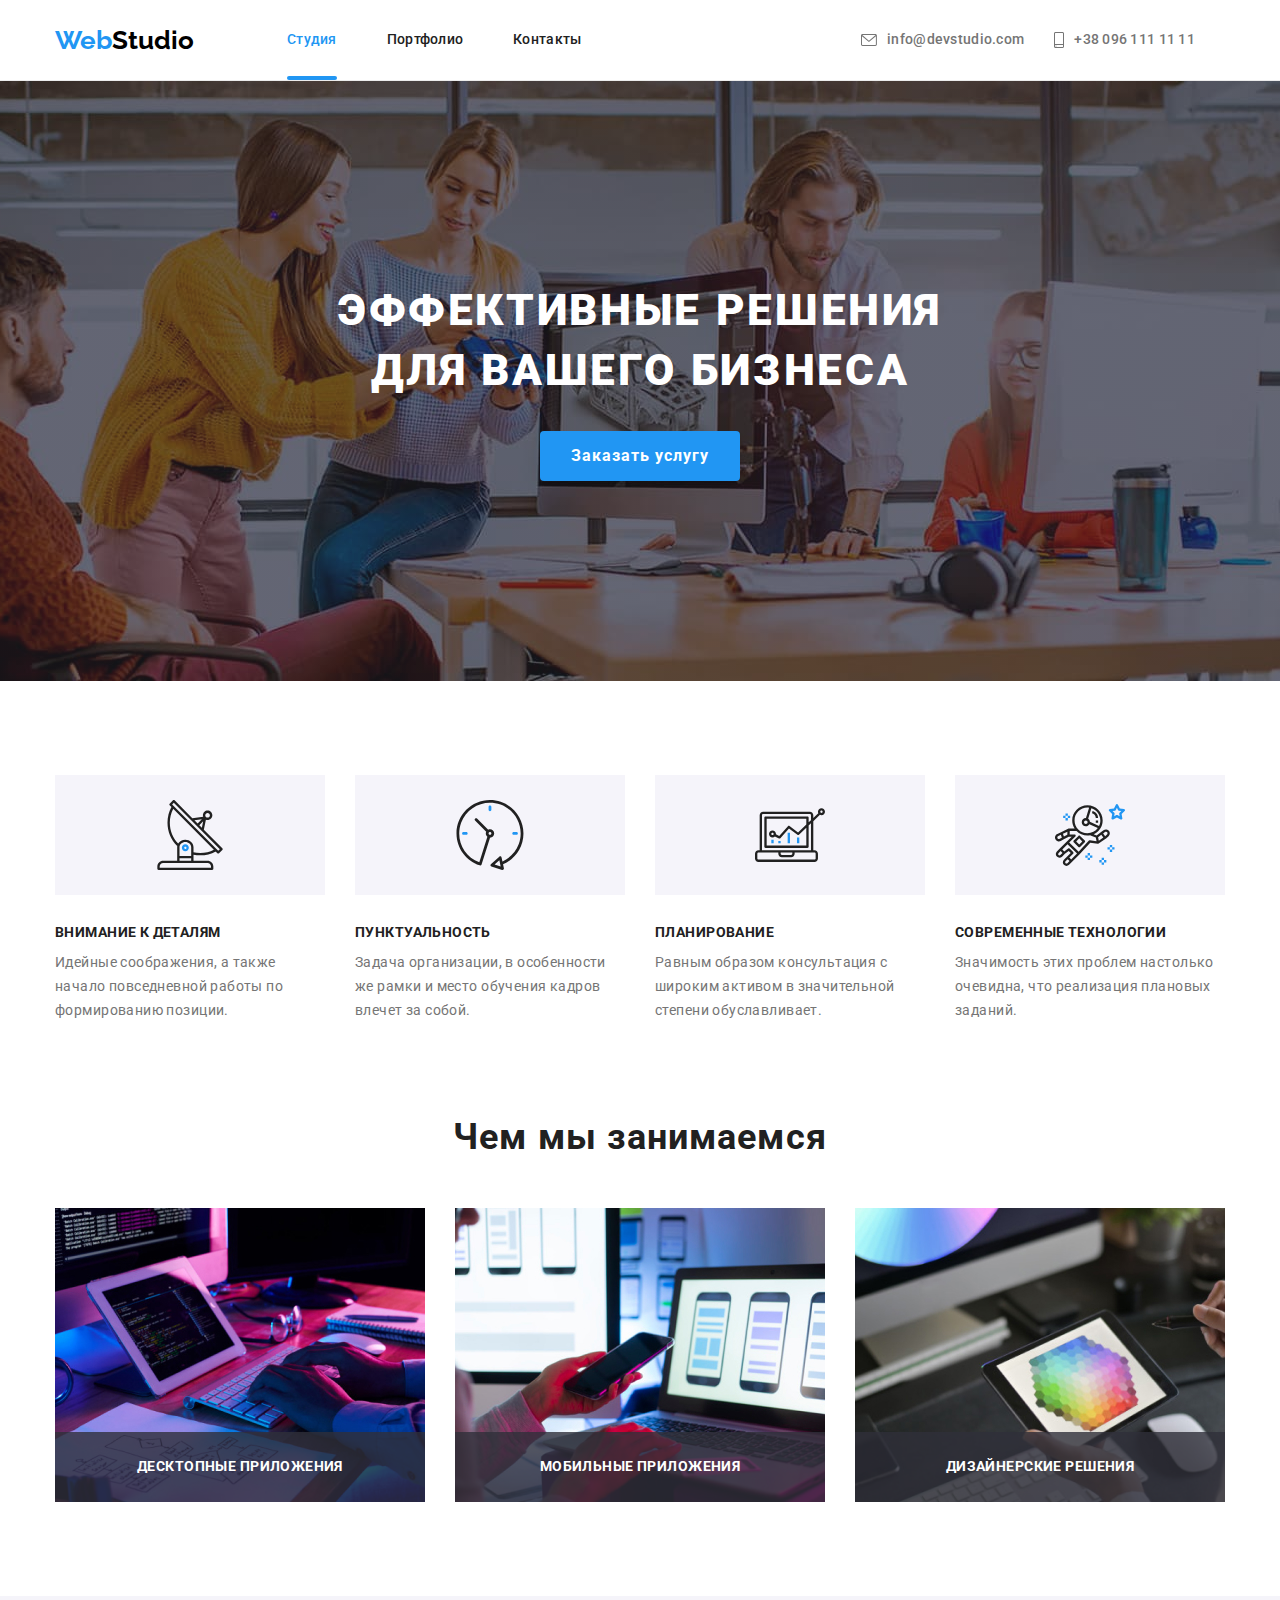
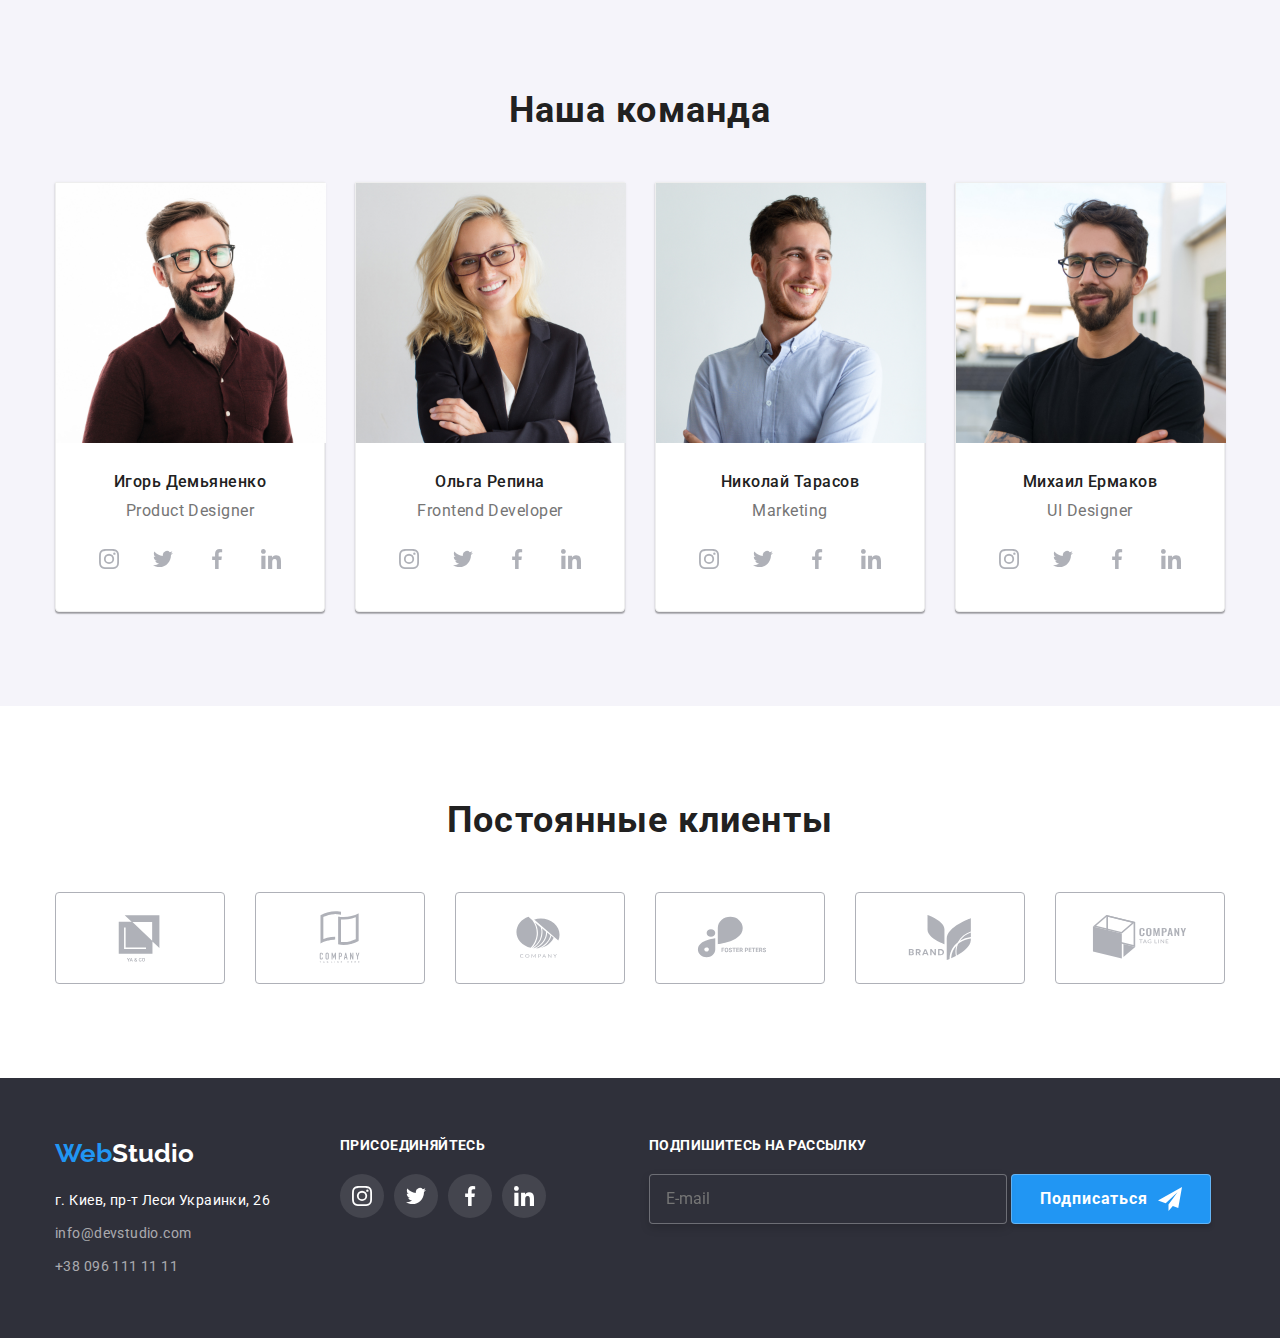
<file: index.html>
<!DOCTYPE html>
<html lang="ru">

<head>
    <meta charset="UTF-8">
    <meta http-equiv="X-UA-Compatible" content="IE=edge">
    <meta name="viewport" content="width=device-width, initial-scale=1.0">
    <title>Document</title>
    <link rel="preconnect" href="https://fonts.googleapis.com">
    <link rel="preconnect" href="https://fonts.gstatic.com" crossorigin>
    <link href="https://fonts.googleapis.com/css2?family=Raleway:wght@700&family=Roboto:wght@400;500;700;900&display=swap" rel="stylesheet">
    <link rel="stylesheet" href="https://cdnjs.cloudflare.com/ajax/libs/modern-normalize/1.1.0/modern-normalize.min.css">
    <link rel="stylesheet" href="./css/main.min.css">
</head>

<body>
    <!--Шапка-->
    <header class="header">
        <div class="container header-container">
            <a class="logo" href="./index.html">Web<span class="logo logo--dark">Studio</span></a>
            <!--Навигация-->
            <nav class="navigation">   
                <ul class="navigation__list">
                    <li class="navigation__item">
                        <a class="navigation__item-style" href="./index.html">Студия</a></li>
                    <li class="navigation__item">
                        <a class="navigation__link" href="./portfolio.html">Портфолио</a></li>
                    <li class="navigation__item">
                        <a class="navigation__link" href="">Контакты</a></li>
                </ul>
            </nav>
            <ul class="header__contact">
                <li class="header__list">
                    <a class="header__link" href="mailto:info@devstudio.com">
                    <svg class="header__icon" width="16" height="12">
                        <use  href="./images/icons.svg#icon-envelope" rel="noopener noreferrer" ></use>
                    </svg>info@devstudio.com</a></li>
                <li class="header__list">
                    <a class="header__link" href="tel:+380961111111">
                    <svg class="header__icon" width="10" height="16">
                        <use href="./images/icons.svg#icon-smartphone" rel="noopener noreferrer"></use>
                    </svg>+38 096 111 11 11</a></li>
            </ul>
        </div>

    </header>
    <!--Уникальный контент стр-->
    <main>
        <section class="hero">
            <div class="container overlay">
                <h1 class="hero__title">Эффективные решения </br> для вашего бизнеса</h1>
                <button class="main-btn" data-modal-open type="button">Заказать услугу</button>
            </div>
        </section>
        </div>
        <section class="asset">
            <div class="container">
                <ul class="asset__list">
                    <li class="asset__item">
                        <a class="asset__link">
                            <svg width="70" heidht="70" >
                                <use href="./images/icons.svg#icon-antenna33">
                                </use>
                            </svg>
                        </a>
                        <h3 class="asset__title">Внимание к деталям</h3>
                        <p class="asset__text">Идейные соображения, а также начало повседневной работы по формированию
                            позиции.</p>
                    </li>
                    <li class="asset__item">
                        <a class="asset__link">
                            <svg width="70" heidht="70">
                                <use href="./images/icons.svg#icon-clock33">
                                </use>
                            </svg>
                        </a>
                        <h3 class="asset__title">Пунктуальность</h3>
                        <p class="asset__text">Задача организации, в особенности же рамки и место обучения кадров влечет
                            за собой.</p>
                    </li>
                    <li class="asset__item">
                        <a class="asset__link">
                            <svg width="70" heidht="70">
                                <use href="./images/icons.svg#icon-diagram33">
                                </use>
                            </svg>
                        </a>
                        <h3 class="asset__title">Планирование</h3>
                        <p class="asset__text">Равным образом консультация с широким активом в значительной степени
                            обуславливает.</p>
                    </li>
                    <li class="asset__item">
                        <a class="asset__link">
                            <svg width="70" heidht="70">
                                <use href="./images/icons.svg#icon-astronaut33">
                                </use>
                            </svg>
                        </a>
                        <h3 class="asset__title">Современные технологии</h3>
                        <p class="asset__text">Значимость этих проблем настолько очевидна, что реализация плановых
                            заданий.</p>
                    </li>
                </ul>
            </div>
            <div class="backdrop is-hidden" data-modal>
                <div class="modal">
                    <button data-modal-close class="modal-btn">
                        <svg width="11" heidht="11">
                            <use href="./images/icons.svg#icon-Vector">
                            </use>
                        </svg>
                    </button>
                    <p class="modal-title">Оставьте свои данные, мы вам перезвоним</p>
                    <form class="modal-form">
                        <label class="modal-form__label" for="name">Имя</label>
                            <div class="modal-form__item">
                                <input class="modal-form__input" type="text" name="name" id="name" />
                                <svg class="modal-form__icon" width="18" height="18" >
                                    <use href="./images/icons.svg#icon-person-black" ></use>
                                </svg>
                            </div>
                        
                        <label class="modal-form__label" for="tel">Телефон</label>
                            <div class="modal-form__item">
                                <input class="modal-form__input" type="tel" name="tel" id="tel"/>
                                <svg class="modal-form__icon" width="18" height="18">
                                    <use href="./images/icons.svg#icon-phone-black"></use>
                                </svg>
                            </div>
                        
                        <label class="modal-form__label" for="mail">Почта</label>
                            <div class="modal-form__item">
                                <input class="modal-form__input" type="email" name="mail" id="mail"/>
                                <svg class="modal-form__icon" width="18" height="18">
                                    <use href="./images/icons.svg#icon-email-black"></use>
                                </svg>
                            </div>
                        
                        <label class="modal-form__comment" for="comment">Комментарий</label>
                            <textarea class="modal-form__text" name="comment" id="comment" cols="30" rows="10" placeholder="Введите текст"></textarea>

                        <label class="modal-form__policy-group" for="checkbox">
                             <input class="modal-form__checkbox" type="checkbox" name="checkbox" id="checkbox" /> 
                             <span class="modal-form__custom-checkbox">
                             <svg class="modal-form__custom-checkbox-icon" width="16" height="15" >
                                 <use href="./images/icons.svg#icon-Vector-3" ></use>
                             </svg>
                            </span>
                             Соглашаюсь с рассылкой и принимаю 
                             <a class="modal-form__polit-conf" href="./index.html" >
                                 Условия договара</a>
                        </label>
                        
                        
                        <button class="modal-form__btn" type="submit">Отправить</button>
                    </form>
                </div>
            </div>
        </section>
        <section class="work">
            <div class="container">
                <h2 class="work__title" >Чем мы занимаемся</h2>
                    <ul class="work__list">
                        <li class="work__item">
                            <img class="" src="./images/img.jpg" alt="пример1" width="370" >
                            <p class="work__text">ДЕСКТОПНЫЕ ПРИЛОЖЕНИЯ</p>
                        </li>
                        <li class="work__item">
                            <img class="" src="./images/img1.jpg" alt="пример2" width="370">
                            <p class="work__text">МОБИЛЬНЫЕ ПРИЛОЖЕНИЯ</p>
                        </li>
                        <li class="work__item">
                            <img class="" src="./images/img2.jpg" alt="пример3" width="370">
                            <p class="work__text">ДИЗАЙНЕРСКИЕ РЕШЕНИЯ</p>
                        </li>
                    </ul>
            </div>
        </section>
        <section class="team">
            <div class="container">
                <h2 class="team__title">Наша команда</h2>

                <ul class="team__card">
                    <li class="team__img">
                        <img src="./images/imgk1.jpg" alt="ИгорьДемьяненко" width="270">
                        <div class="team__bio">
                            <h3 class="team__name">Игорь Демьяненко</h3>
                            <p class="team__professional">Product Designer</p>
                            <ul class="team__socials">
                                <li class="team__socials-item">
                                    <a class="team__socials-link" href="" target="_blank" rel="noopener noreferrer" aria-label="иконка Instagram">
                                        <svg width="20" height="20">
                                            <use class="team__socials-icon" href="./images/icons.svg#icon-instagram"></use>
                                        </svg>
                                    </a>
                                </li>
                                <li class="team__socials-item">
                                    <a class="team__socials-link" href="" target="_blank" rel="noopener noreferrer" aria-label="иконка Twitter">
                                        <svg width="20" height="20">
                                            <use class="team__socials-icon" href="./images/icons.svg#icon-twitter"></use>
                                        </svg>
                                    </a>
                                </li>
                                <li class="team__socials-item">
                                    <a class="team__socials-link" href="" target="_blank" rel="noopener noreferrer" aria-label="иконка Facebook">
                                        <svg width="20" height="20">
                                            <use class="team__socials-icon" href="./images/icons.svg#icon-facebook"></use>
                                        </svg>
                                    </a>
                                </li>
                                <li class="team__socials-item">
                                    <a class="team__socials-link" href="" target="_blank" rel="noopener noreferrer" aria-label="иконка LinkedIn">
                                        <svg width="20" height="20">
                                            <use class="team__socials-icon" href="./images/icons.svg#icon-linkedin"></use>
                                        </svg>
                                    </a>
                                </li>
                            </ul>
                        </div>
                    </li>
                    <li class="team__img">
                        <img src="./images/imgk2.jpg" alt="ОльгаРепина" width="270">
                        <div class="team__bio">
                            <h3 class="team__name">Ольга Репина</h3>
                            <p class="team__professional">Frontend Developer</p>
                            <ul class="team__socials">
                                <li class="team__socials-item">
                                    <a class="team__socials-link" href="" target="_blank" rel="noopener noreferrer" aria-label="иконка Instagram">
                                        <svg width="20" height="20">
                                            <use class="team__socials-icon" href="./images/icons.svg#icon-instagram"></use>
                                        </svg>
                                    </a>
                                </li>
                                <li class="team__socials-item">
                                    <a class="team__socials-link" href="" target="_blank" rel="noopener noreferrer" aria-label="иконка Twitter">
                                        <svg width="20" height="20">
                                            <use class="team__socials-icon" href="./images/icons.svg#icon-twitter"></use>
                                        </svg>
                                    </a>
                                </li>
                                <li class="team__socials-item">
                                    <a class="team__socials-link" href="" target="_blank" rel="noopener noreferrer" aria-label="иконка Facebook">
                                        <svg width="20" height="20">
                                            <use class="team__socials-icon" href="./images/icons.svg#icon-facebook"></use>
                                        </svg>
                                    </a>
                                </li>
                                <li class="team__socials-item">
                                    <a class="team__socials-link" href="" target="_blank" rel="noopener noreferrer" aria-label="иконка LinkedIn">
                                        <svg width="20" height="20">
                                            <use class="team__socials-icon" href="./images/icons.svg#icon-linkedin"></use>
                                        </svg>
                                    </a>
                                </li>
                            </ul>
                        </div>
                    </li>
                    <li class="team__img">
                        <img src="./images/imgk3.jpg" alt="НиколайТарасов" width="270">
                        <div class="team__bio">
                            <h3 class="team__name">Николай Тарасов</h3>
                            <p class="team__professional">Marketing</p>
                            <ul class="team__socials">
                                <li class="team__socials-item">
                                    <a class="team__socials-link" href="" target="_blank" rel="noopener noreferrer" aria-label="иконка Instagram">
                                        <svg width="20" height="20">
                                            <use class="team__socials-icon" href="./images/icons.svg#icon-instagram"></use>
                                        </svg>
                                    </a>
                                </li>
                                <li class="team__socials-item">
                                    <a class="team__socials-link" href="" target="_blank" rel="noopener noreferrer" aria-label="иконка Twitter">
                                        <svg width="20" height="20">
                                            <use class="team__socials-icon" href="./images/icons.svg#icon-twitter"></use>
                                        </svg>
                                    </a>
                                </li>
                                <li class="team__socials-item">
                                    <a class="team__socials-link" href="" target="_blank" rel="noopener noreferrer" aria-label="иконка Facebook">
                                        <svg width="20" height="20">
                                            <use class="team__socials-icon" href="./images/icons.svg#icon-facebook"></use>
                                        </svg>
                                    </a>
                                </li>
                                <li class="team__socials-item">
                                    <a class="team__socials-link" href="" target="_blank" rel="noopener noreferrer" aria-label="иконка LinkedIn">
                                        <svg width="20" height="20">
                                            <use class="team__socials-icon" href="./images/icons.svg#icon-linkedin"></use>
                                        </svg>
                                    </a>
                                </li>
                            </ul>
                        </div>
                    </li>
                    <li class="team__img">
                        <img src="./images/imgk4.jpg" alt="МихаилЕрмаков" width="270">
                        <div class="team__bio">
                            <h3 class="team__name">Михаил Ермаков</h3>
                            <p class="team__professional">UI Designer</p>
                            <ul class="team__socials">
                                <li class="team__socials-item">
                                    <a class="team__socials-link" href="" target="_blank" rel="noopener noreferrer" aria-label="иконка Instagram">
                                        <svg width="20" height="20">
                                            <use class="team__socials-icon" href="./images/icons.svg#icon-instagram"></use>
                                        </svg>
                                    </a>
                                </li>
                                <li class="team__socials-item">
                                    <a class="team__socials-link" href="" target="_blank" rel="noopener noreferrer" aria-label="иконка Twitter">
                                        <svg width="20" height="20">
                                            <use class="team__socials-icon" href="./images/icons.svg#icon-twitter"></use>
                                        </svg>
                                    </a>
                                </li>
                                <li class="team__socials-item">
                                    <a class="team__socials-link" href="" target="_blank" rel="noopener noreferrer" aria-label="иконка Facebook">
                                        <svg width="20" height="20">
                                            <use class="team__socials-icon" href="./images/icons.svg#icon-facebook"></use>
                                        </svg>
                                    </a>
                                </li>
                                <li class="team__socials-item">
                                    <a class="team__socials-link" href="" target="_blank" rel="noopener noreferrer" aria-label="иконка LinkedIn">
                                        <svg width="20" height="20">
                                            <use class="team__socials-icon" href="./images/icons.svg#icon-linkedin"></use>
                                        </svg>
                                    </a>
                                </li>
                            </ul>
                        </div>
                    </li>
                </ul>
            </div>
        </section>
        <section class="client-container">
            <div class="container">
                <h2 class="client-container__title">Постоянные клиенты</h2>
                <ul class="clients">
                    <li class="clients__item">
                        <a class="clients__link" href="" >
                            <svg class="clients__icon" width="106" height="60" >
                                <use href="./images/icons.svg#icon-Logo1">
                                </use>
                            </svg>
                        </a>
                    </li>
                    <li class="clients__item">
                        <a class="clients__link" href="" >
                        <svg class="clients__icon" width="106" height="60">
                            <use href="./images/icons.svg#icon-logo2 ">
                            </use>
                        </svg>
                    </a>
                    </li>
                    <li class="clients__item">
                        <a class="clients__link" href="">
                            <svg class="clients__icon" width="106" height="60">
                                <use href="./images/icons.svg#icon-Logo3">
                                </use>
                            </svg>
                        </a>
                    </li>
                    <li class="clients__item">
                        <a class="clients__link" href="">
                            <svg class="clients__icon" width="106" height="60">
                                <use href="./images/icons.svg#icon-Logo4">
                                </use>
                            </svg>
                        </a>
                    </li>
                    <li class="clients__item">
                        <a class="clients__link" href="">
                            <svg class="clients__icon" width="106" height="60">
                            <use href="./images/icons.svg#icon-Logo5">
                            </use>
                            </svg>
                        </a>
                    </li>
                    <li class="clients__item">
                        <a class="clients__link" href="">
                            <svg class="clients__icon"  width="106" height="60">
                                <use href="./images/icons.svg#icon-Logo6">
                                </use>
                            </svg>
                        </a>
                    </li>
                </ul>
            </div>
        </section>
    </main>

    <!--Футер-->

    <footer class="footer">
        <div class="footer__container">
            <div>
            <a class="logo" href="./index.html">Web<span class="logo logo--light">Studio</span></a>
            <address>
                <ul class="address-footer">
                    <li class="address-footer__list">
                        <a class="address-footer__link" href="https://goo.gl/maps/hENirar2RaaybkNg7"
                            target="_blank" rel="noopener noreferrer">г. Киев, пр-т
                            Леси Украинки, 26</a></li>
                    <li class="address-footer__list">
                        <a class="address-footer__contacts"
                            href="mailto:info@devstudio.com">info@devstudio.com</a></li>
                    <li class="address-footer__list">
                        <a class="address-footer__contacts" href="tel:+380961111111">+38 096 111 11 11</a></li>
                </ul>
            </address>
            </div>
        <div class="footer-socials">
                <h3 class="footer-socials__title">ПРИСОЕДИНЯЙТЕСЬ</h3>
                <p>
                <ul class="footer-socials__item">
                    <li class="footer-socials__list">
                    <a class="footer-socials__link" href="" target="_blank" rel="noopener noreferrer" aria-label="иконка Instagram">
                        <svg width="20" height="20">
                            <use class="footer-socials__icon" href="./images/icons.svg#icon-instagram"></use>
                        </svg>
                    </a>
                </li>
                <li class="footer-socials__list">
                    <a class="footer-socials__link" href="" target="_blank" rel="noopener noreferrer" aria-label="иконка Twitter">
                        <svg width="20" height="20">
                            <use class="footer-socials__icon" href="./images/icons.svg#icon-twitter"></use>
                        </svg>
                    </a>
                </li>
                <li class="footer-socials__list">
                    <a class="footer-socials__link" href="" target="_blank" rel="noopener noreferrer" aria-label="иконка Facebook">
                        <svg width="20" height="20">
                            <use class="footer-socials__icon" href="./images/icons.svg#icon-facebook"></use>
                        </svg>
                    </a>
                </li>
                <li class="footer-socials__list">
                    <a class="footer-socials__link" href="" target="_blank" rel="noopener noreferrer" aria-label="иконка LinkedIn">
                        <svg width="20" height="20">
                            <use class="footer-socials__icon" href="./images/icons.svg#icon-linkedin"></use>
                        </svg>
                    </a>
                </li>
            </ul>
            </p>
        </div>
        <div class="footer-form">
            <h3 class="footer-form__title">ПОДПИШИТЕСЬ НА РАССЫЛКУ</h3>
            <form>
                <input class="footer-form__input" type="email" id="mail" name="mail" placeholder="E-mail">
                <button class="footer-btn" type="submit">Подписаться
                <svg class="footer-btn__icon" width="24" height="24" >
                    <use  href="./images/icons.svg#icon-icon-send-1" ></use>
                </svg>
                </button>
            </form>

        </div>
       </div>
    </footer>
    <script src="./js/modal.js"></script>
</body>

</html>
</file>
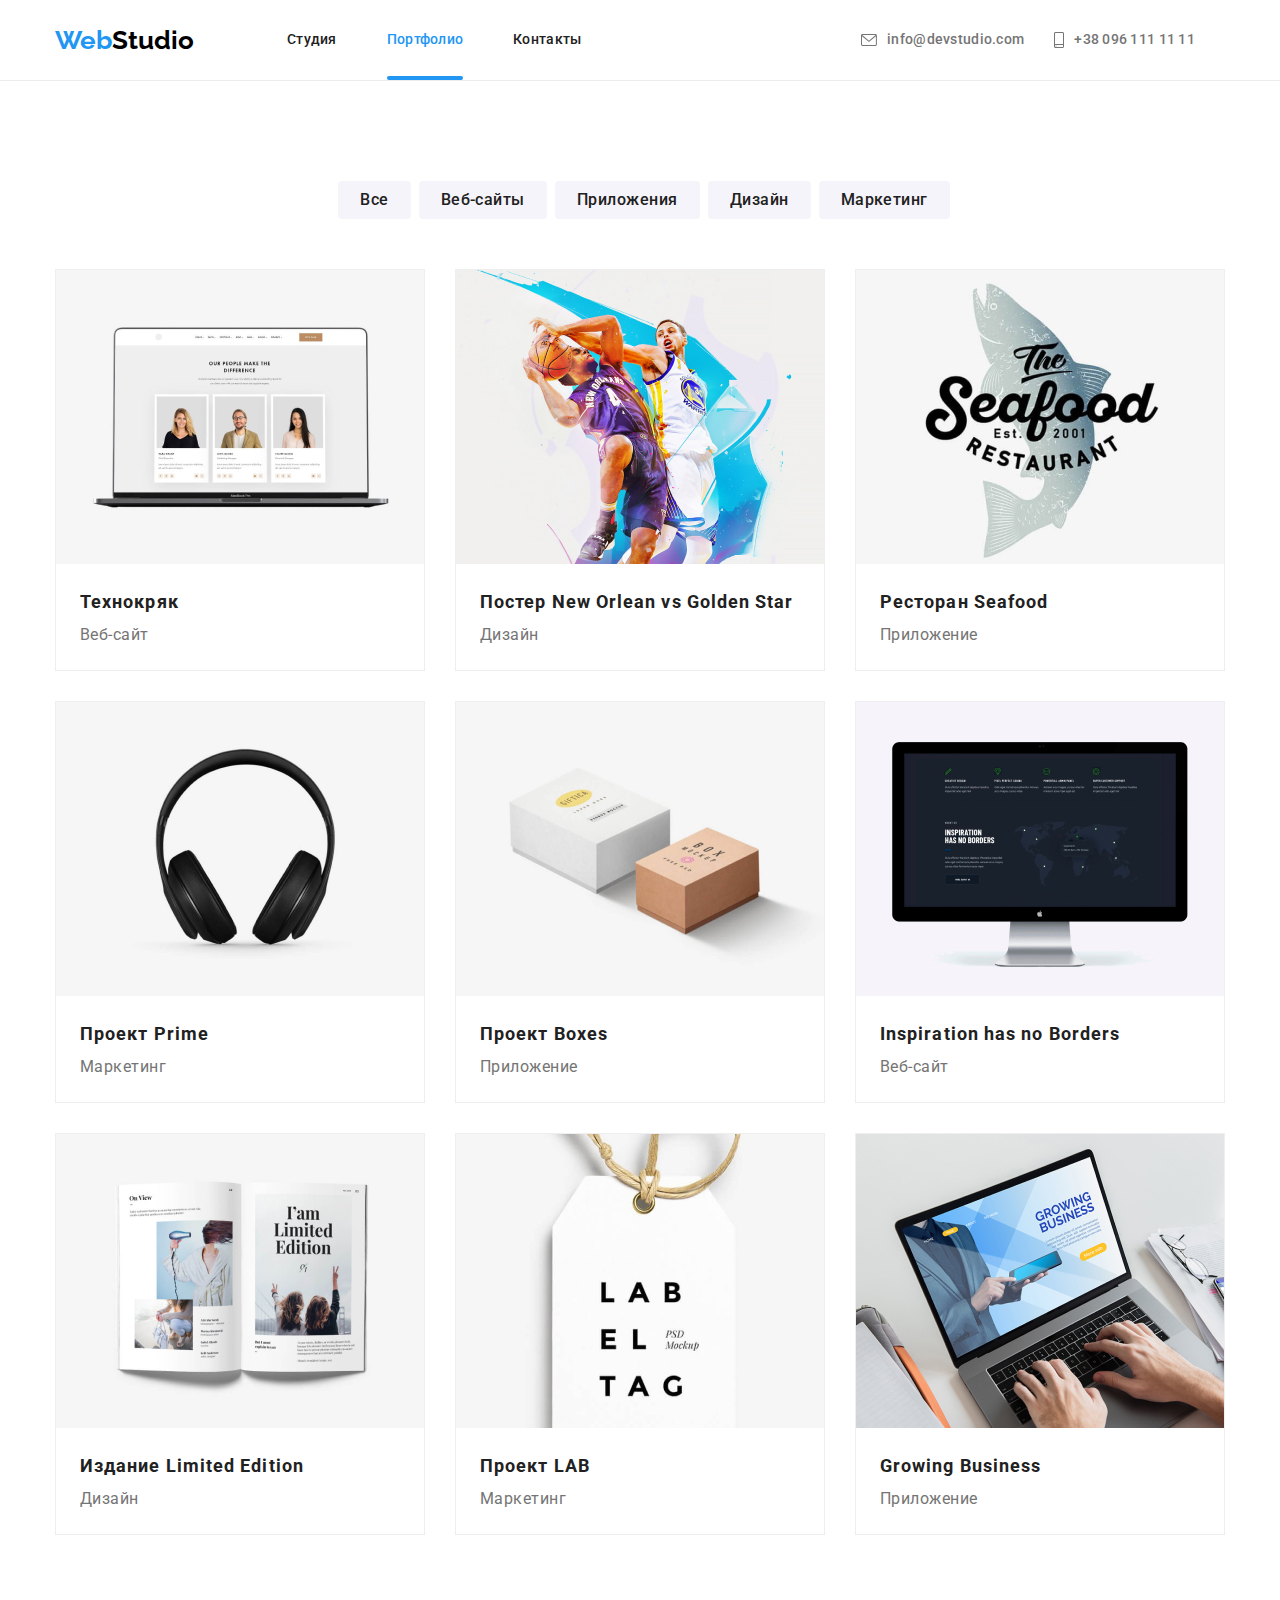
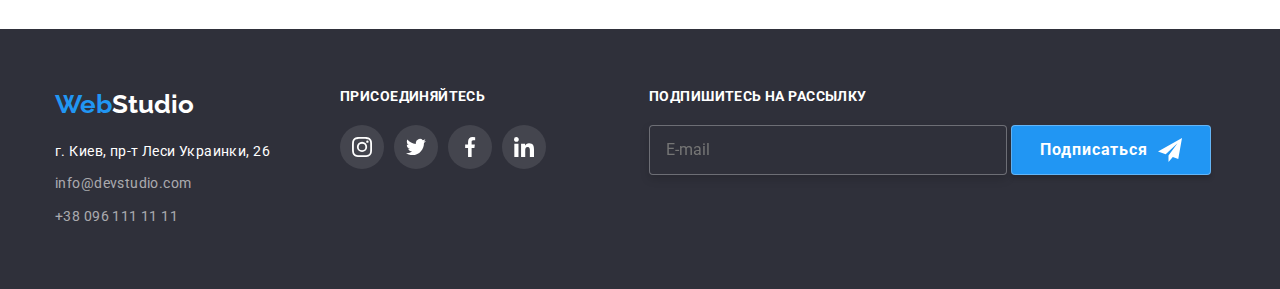
<file: portfolio.html>
<!DOCTYPE html>
<html lang="ru">

<head>
    <meta charset="UTF-8">
    <meta http-equiv="X-UA-Compatible" content="IE=edge">
    <meta name="viewport" content="width=device-width, initial-scale=1.0">
    <title>Document</title>
    <link rel="preconnect" href="https://fonts.googleapis.com">
    <link rel="preconnect" href="https://fonts.gstatic.com" crossorigin>
    <link href="https://fonts.googleapis.com/css2?family=Raleway:wght@700&family=Roboto:wght@400;500;700;900&display=swap"rel="stylesheet">
    <link rel="stylesheet" href="https://cdnjs.cloudflare.com/ajax/libs/modern-normalize/1.1.0/modern-normalize.min.css">
    <link rel="stylesheet" href="./css/main.min.css">
</head>
<body>
    <header class="header" >
        <div class="container header-container">
            <a class="logo" href="./index.html">Web<span class="logo logo--dark">Studio</span></a>
            <!--Навигация-->
            <nav class="navigation">
                <ul class="navigation__list">
                    <li class="navigation__item">
                        <a class="navigation__link" href="./index.html">Студия</a></li>
                    <li class="navigation__item">
                        <a class="navigation__item-style" href="./portfolio.html">Портфолио</a></li>
                    <li class="navigation__item" >
                        <a class="navigation__link" href="">Контакты</a></li>
                </ul>
            </nav>
            <!--Контакты-->
                <ul class="header__contact">
                    <li class="header__list">
                            <a class="header__link" href="mailto:info@devstudio.com">
                                <svg class="header__icon" width="16" height="12">
                                    <use href="./images/icons.svg#icon-envelope" rel="noopener noreferrer"></use>
                                </svg>info@devstudio.com</a>
                        </li>
                    <li class="header__list">
                            <a class="header__link" href="tel:+380961111111">
                                <svg class="header__icon" width="10" height="16">
                                    <use href="./images/icons.svg#icon-smartphone" rel="noopener noreferrer"></use>
                                </svg>+38 096 111 11 11</a>
                        </li>
                    </ul>
        </div>
    </header>
    <!--Кнопки-->
<main>  
    <section class="portfolio">
    <div class="container">  
    <h1 hidden>Кнопки</h1>
        <ul class="list-button">
            <li class=""><button class="list-button__portfolio" type="button">Все</button></li>
            <li class=""><button class="list-button__portfolio" type="button">Веб-сайты</button></li>
            <li class=""><button class="list-button__portfolio" type="button">Приложения</button></li>
            <li class=""><button class="list-button__portfolio" type="button">Дизайн</button></li>
            <li class=""><button class="list-button__portfolio" type="button">Маркетинг</button></li>
        </ul>

        <ul class="card">
            <li class="card__flex-element">
                <a class="card__work">
                <div class="card__img">   
                    <img src="./images/img21.jpg" alt="Технокряк" width="370">
                    <p class="card__text">Ресурс предлагает комплексные предложения с разным уровнем функционала и сервисов. Все это позволит посетителю получить
                    исчерпывающие сведения о компании или частном лице.</p>
                </div>
                <div class="card-progect">
                <h2 class="card-progect__title">Технокряк</h2>
                <p class="card-progect__option">Веб-сайт</p></div></a>
            </li>
            <li class="card__flex-element">
                <a class="card__work">
                    <div class="card__img">
                    <img src="./images/img22.jpg" alt="Постер New Orlean vs Golden Star" width="370">
                    <p class="card__text">Ресурс предлагает комплексные предложения с разным уровнем функционала и сервисов. Все это
                        позволит посетителю получить
                        исчерпывающие сведения о компании или частном лице.</p>
                </div>
                <div class="card-progect">
                <h2 class="card-progect__title">Постер New Orlean vs Golden Star</h2>
                <p class="card-progect__option">Дизайн</p></div></a>
            </li>
            <li class="card__flex-element">
                <a class="card__work">
                    <div class="card__img">
                    <img src="./images/img23.jpg" alt="Ресторан Seafood" width="370">
                    <p class="card__text">Ресурс предлагает комплексные предложения с разным уровнем функционала и сервисов. Все это
                        позволит посетителю получить
                        исчерпывающие сведения о компании или частном лице.</p>
                </div>
                <div class="card-progect">
                <h2 class="card-progect__title">Ресторан Seafood</h2>
                <p class="card-progect__option">Приложение</p></div></a>
            </li>
            <li class="card__flex-element">
                <a class="card__work">
                    <div class="card__img">
                    <img src="./images/img24.jpg" alt="Проект Prime" width="370">
                    <p class="card__text">Ресурс предлагает комплексные предложения с разным уровнем функционала и сервисов. Все это
                        позволит посетителю получить
                        исчерпывающие сведения о компании или частном лице.</p>
                </div>    
                <div class="card-progect">
                <h2 class="card-progect__title">Проект Prime</h2>
                <p class="card-progect__option">Маркетинг</p></div></a>
            </li>
            <li class="card__flex-element">
                <a class="card__work">
                    <div class="card__img">
                    <img src="./images/img25.jpg" alt="Проект Boxes" width="370">
                    <p class="card__text">Ресурс предлагает комплексные предложения с разным уровнем функционала и сервисов. Все это
                        позволит посетителю получить
                        исчерпывающие сведения о компании или частном лице.</p>
                    </div>        
                    <div class="card-progect">
                <h2 class="card-progect__title">Проект Boxes</h2>
                <p class="card-progect__option">Приложение</p></div></a>
            </li>
            <li class="card__flex-element">
                <a class="card__work">
                    <div class="card__img">
                    <img src="./images/img26.jpg" alt="Inspiration has no Borders" width="370">
                    <p class="card__text">Ресурс предлагает комплексные предложения с разным уровнем функционала и сервисов. Все это
                        позволит посетителю получить
                        исчерпывающие сведения о компании или частном лице.</p>
                    </div>
                    <div class="card-progect">
                <h2 class="card-progect__title">Inspiration has no Borders</h2>
                <p class="card-progect__option">Веб-сайт</p></div></a>
            </li>
            <li class="card__flex-element">
                <a class="card__work">
                    <div class="card__img">
                    <img src="./images/img27.jpg" alt="Издание Limited Edition" width="370">
                    <p class="card__text">Ресурс предлагает комплексные предложения с разным уровнем функционала и сервисов. Все это
                        позволит посетителю получить
                        исчерпывающие сведения о компании или частном лице.</p>
                    </div>
                    <div class="card-progect">
                <h2 class="card-progect__title">Издание Limited Edition</h2>
                <p class="card-progect__option">Дизайн</p></div></a>
            </li>
            <li class="card__flex-element">
                <a class="card__work">
                    <div class="card__img">
                    <img src="./images/img28.jpg" alt="Проект LAB" width="370">
                    <p class="card__text">Ресурс предлагает комплексные предложения с разным уровнем функционала и сервисов. Все это
                        позволит посетителю получить
                        исчерпывающие сведения о компании или частном лице.</p>
                    </div>
                    <div class="card-progect">
                <h2 class="card-progect__title">Проект LAB</h2>
                <p class="card-progect__option">Маркетинг</p></div></a>
            </li>
            <li class="card__flex-element">
                <a class="card__work">
                    <div class="card__img">
                    <img src="./images/img29.jpg" alt="Growing Business" width="370">
                    <p class="card__text">Ресурс предлагает комплексные предложения с разным уровнем функционала и сервисов. Все это
                        позволит посетителю получить
                        исчерпывающие сведения о компании или частном лице.</p>
                    </div>
                    <div class="card-progect">
                <h2 class="card-progect__title">Growing Business</h2>
                <p class="card-progect__option">Приложение</p></div></a>
            </li>

        </ul>
    </div>
    </section>
</main>
    





    <!--Футер-->
    
    <footer class="footer">
        <div class="footer__container">
            <div class="">
                <a class="logo" href="./index.html">Web<span class="logo logo--light">Studio</span></a>
                <address>
                    <ul class="address-footer">
                        <li class="address-footer__list">
                            <a class="address-footer__link" href="https://goo.gl/maps/hENirar2RaaybkNg7"
                                target="_blank" rel="noopener noreferrer">г. Киев, пр-т
                                Леси Украинки, 26</a></li>
                        <li class="address-footer__list">
                            <a class="address-footer__contacts"
                                href="mailto:info@devstudio.com">info@devstudio.com</a></li>
                        <li class="address-footer__list">
                            <a class="address-footer__contacts" href="tel:+380961111111">+38 096 111 11 11</a></li>
                    </ul>
                </address>
            </div>
            <div class="footer-socials">
                <h3 class="footer-socials__title">ПРИСОЕДИНЯЙТЕСЬ</h3>
                <p>
                <ul class="footer-socials__item">
                    <li class="footer-socials__list">
                        <a class="footer-socials__link" href="" target="_blank" rel="noopener noreferrer"
                            aria-label="иконка Instagram">
                            <svg width="20" height="20">
                                <use class="footer-socials__icon" href="./images/icons.svg#icon-instagram"></use>
                            </svg>
                        </a>
                    </li>
                    <li class="footer-socials__list">
                        <a class="footer-socials__link" href="" target="_blank" rel="noopener noreferrer"
                            aria-label="иконка Twitter">
                            <svg width="20" height="20">
                                <use class="footer-socials__icon" href="./images/icons.svg#icon-twitter"></use>
                            </svg>
                        </a>
                    </li>
                    <li class="footer-socials__list">
                        <a class="footer-socials__link" href="" target="_blank" rel="noopener noreferrer"
                            aria-label="иконка Facebook">
                            <svg width="20" height="20">
                                <use class="footer-socials__icon" href="./images/icons.svg#icon-facebook"></use>
                            </svg>
                        </a>
                    </li>
                    <li class="footer-socials__list">
                        <a class="footer-socials__link" href="" target="_blank" rel="noopener noreferrer"
                            aria-label="иконка LinkedIn">
                            <svg width="20" height="20">
                                <use class="footer-socials__icon" href="./images/icons.svg#icon-linkedin"></use>
                            </svg>
                        </a>
                    </li>
                </ul>
                </p>
            </div>
            <div class="footer-form">
                <h3 class="footer-form__title">ПОДПИШИТЕСЬ НА РАССЫЛКУ</h3>
                <form>
                    <input class="footer-form__input" type="email" id="mail" name="mail" placeholder="E-mail">
                    <button class="footer-btn" type="submit">Подписаться
                        <svg class="footer-btn__icon" width="24" height="24">
                            <use href="./images/icons.svg#icon-icon-send-1"></use>
                        </svg>
                    </button>
                </form>
            
            </div>
        </div>
    </footer>
</body>
</html>
</file>
<file: css/main.min.css>
:root{--main-font: 'Roboto', sans-serif;--background-clr: #ffffff;--background-clr-ftr: #2F303A;--blue-clr-element: #2196F3;--main-clr-: #212121}body{font-family:var(--main-font),sans-serif;color:var(--main-clr-);margin:0}html{-webkit-box-sizing:border-box;box-sizing:border-box}header{border-bottom:1px solid #ECECEC}img{display:block}.not-visible{visibility:hidden}.portfolio{padding-top:100px;padding-bottom:94px}h1,h2,h3,h4,h5,h6,p{margin:0}a{text-decoration:none}ul{padding:0;margin:0;list-style:none}*,*::before,*::after{-webkit-box-sizing:inherit;box-sizing:inherit}textarea{resize:none}address{font-style:normal}.container{width:1200px;padding-left:15px;padding-right:15px;margin:0 auto}.card{display:-webkit-box;display:-ms-flexbox;display:flex;-ms-flex-wrap:wrap;flex-wrap:wrap;margin-left:-30px;margin-top:-30px}.main-btn{width:200px;height:50px;left:700px;top:430px;-webkit-box-shadow:0px 4px 4px rgba(0,0,0,0.15);box-shadow:0px 4px 4px rgba(0,0,0,0.15);border-radius:4px;background:var(--blue-clr-element);font-weight:700;font-size:16px;line-height:1.87;text-align:center;-webkit-box-align:center;-ms-flex-align:center;align-items:center;display:inline-block;letter-spacing:0.06em;color:#FFFFFF;margin-top:30px;margin-left:auto;margin-right:auto;border:none;-webkit-transition:-webkit-transform color 250ms cubic-bezier(0.4, 0, 0.2, 1);transition:-webkit-transform color 250ms cubic-bezier(0.4, 0, 0.2, 1);transition:transform color 250ms cubic-bezier(0.4, 0, 0.2, 1);transition:transform color 250ms cubic-bezier(0.4, 0, 0.2, 1), -webkit-transform color 250ms cubic-bezier(0.4, 0, 0.2, 1)}.main-btn:hover{font-weight:500;font-size:14px;line-height:1.14;letter-spacing:0.02em;background-color:#2196F3;text-decoration:none}.main-btn:focus{background-color:#2196F3;border-radius:4px;font-weight:500;font-size:16px;line-height:1.62;text-align:center;letter-spacing:0.03em;color:#FFFFFF}.modal-btn{position:absolute;top:0;right:0;height:30px;width:30px;border:1px solid rgba(0,0,0,0.1);border-radius:50%;display:-webkit-box;display:-ms-flexbox;display:flex;-webkit-box-align:center;-ms-flex-align:center;align-items:center;text-align:center;-webkit-box-pack:center;-ms-flex-pack:center;justify-content:center;background-color:transparent;margin-top:8px;margin-right:8px;-webkit-transition:250ms cubic-bezier(0.4, 0, 0.2, 1);transition:250ms cubic-bezier(0.4, 0, 0.2, 1)}.modal-btn:hover{fill:#2196F3}.modal-btn:focus{fill:#2196F3}.modal-form__btn{display:-webkit-box;display:-ms-flexbox;display:flex;margin-top:0;margin-bottom:0;margin-left:auto;margin-right:auto;-webkit-box-align:center;-ms-flex-align:center;align-items:center;text-align:center;padding-left:56px;padding-right:55px;width:200px;height:50px;outline:0;background-color:#2196F3;-webkit-box-shadow:0px 4px 4px rgba(0,0,0,0.15);box-shadow:0px 4px 4px rgba(0,0,0,0.15);border-radius:4px;border:none;font-family:inherit;font-weight:700;font-size:16px;line-height:1.87;letter-spacing:0.06em;color:#FFFFFF;-webkit-transition:250ms cubic-bezier(0.4, 0, 0.2, 1);transition:250ms cubic-bezier(0.4, 0, 0.2, 1);cursor:pointer}.modal-form__btn:hover{background-color:#188CE8}.modal-form__btn{background-color:#188CE8}.list-button{list-style:none;display:-webkit-box;display:-ms-flexbox;display:flex;margin-bottom:50px;-webkit-box-align:center;-ms-flex-align:center;align-items:center;-webkit-box-pack:center;-ms-flex-pack:center;justify-content:center}.list-button__portfolio{display:inline-block;background:#F5F4FA;border-radius:4px;font-weight:500;font-size:16px;line-height:1.62;text-align:center;letter-spacing:0.03em;color:#212121;text-decoration:none;font-family:inherit;cursor:pointer;padding:6px 22px;border:none;margin-left:8px;-webkit-transition:color 250ms cubic-bezier(0.4, 0, 0.2, 1);transition:color 250ms cubic-bezier(0.4, 0, 0.2, 1);-webkit-transition:background-color 250ms cubic-bezier(0.4, 0, 0.2, 1);transition:background-color 250ms cubic-bezier(0.4, 0, 0.2, 1)}.list-button__portfolio:focus{background-color:#2196F3;color:#FFFFFF}.list-button__portfolio:hover{background-color:#2196F3;color:#ffffff}.team__socials{display:-webkit-box;display:-ms-flexbox;display:flex;-webkit-box-pack:center;-ms-flex-pack:center;justify-content:center;-webkit-box-align:center;-ms-flex-align:center;align-items:center}.team__socials-item:not(:last-child){margin-right:10px}.team__socials-link{display:-webkit-box;display:-ms-flexbox;display:flex;-webkit-box-pack:center;-ms-flex-pack:center;justify-content:center;-webkit-box-align:center;-ms-flex-align:center;align-items:center;width:44px;height:44px;background-color:#FFFFFF;border-radius:50%;-webkit-transition:color 250ms cubic-bezier(0.4, 0, 0.2, 1);transition:color 250ms cubic-bezier(0.4, 0, 0.2, 1);-webkit-transition:background-color 250ms cubic-bezier(0.4, 0, 0.2, 1);transition:background-color 250ms cubic-bezier(0.4, 0, 0.2, 1)}.team__socials-link:hover .team__socials-icon{fill:#FFFFFF}.team__socials-link:focus .team__socials-icon{fill:#FFFFFF}.team__socials-link:hover{background-color:#2196F3}.team__socials-link:focus{background-color:#2196F3}.team__socials-icon{fill:#AFB1B8;-webkit-transition:fill 250ms cubic-bezier(0.4, 0, 0.2, 1);transition:fill 250ms cubic-bezier(0.4, 0, 0.2, 1)}.footer-socials{margin-left:70px}.footer-socials__title{font-family:Roboto;font-size:14px;font-weight:700;line-height:1.14;letter-spacing:0.03em;text-align:left;color:#FFFFFF;margin-bottom:20px}.footer-socials__item{display:-webkit-box;display:-ms-flexbox;display:flex}.footer-socials__list{margin-right:10px}.footer-socials__link{display:-webkit-box;display:-ms-flexbox;display:flex;-webkit-box-pack:center;-ms-flex-pack:center;justify-content:center;-webkit-box-align:center;-ms-flex-align:center;align-items:center;width:44px;height:44px;background-color:rgba(255,255,255,0.1);border-radius:50%;-webkit-transition:color 250ms cubic-bezier(0.4, 0, 0.2, 1);transition:color 250ms cubic-bezier(0.4, 0, 0.2, 1);-webkit-transition:background-color 250ms cubic-bezier(0.4, 0, 0.2, 1);transition:background-color 250ms cubic-bezier(0.4, 0, 0.2, 1)}.footer-socials__link:hover{background-color:#2196F3}.footer-socials__link:focus{background-color:#2196F3}.footer-socials__icon{fill:#ffffff;-webkit-transition:fill 250ms cubic-bezier(0.4, 0, 0.2, 1);transition:fill 250ms cubic-bezier(0.4, 0, 0.2, 1)}.footer-socials__icon:hover{fill:#ffffff}.footer-socials__icon:focus{fill:#ffffff}.logo{font-family:'Raleway';font-weight:700;font-size:26px;line-height:1.19;color:#2196F3;text-decoration:none}.logo--light{color:#ffffff}.logo--dark{color:#000}.backdrop{position:fixed;top:0;left:0;width:100%;height:100%;background-color:rgba(0,0,0,0.2);z-index:1;opacity:1;-webkit-transition:250ms cubic-bezier(0.4, 0, 0.2, 1);transition:250ms cubic-bezier(0.4, 0, 0.2, 1);-webkit-transform:scale(1);transform:scale(1)}.backdrop.is-hidden{opacity:0;pointer-events:none;visibility:hidden}.modal{position:relative;top:50%;left:50%;-webkit-transform:translate(-50%, -50%);transform:translate(-50%, -50%);width:528px;background-color:#FFFFFF;-webkit-box-shadow:0px 1px 3px rgba(0,0,0,0.12),0px 1px 1px rgba(0,0,0,0.14),0px 2px 1px rgba(0,0,0,0.2);box-shadow:0px 1px 3px rgba(0,0,0,0.12),0px 1px 1px rgba(0,0,0,0.14),0px 2px 1px rgba(0,0,0,0.2);border-radius:4px;padding-top:40px;padding-left:40px;padding-bottom:40px;padding-right:40px}.modal-title{font-family:'Roboto';font-weight:700;font-size:20px;line-height:1.15;text-align:center;letter-spacing:0.03em;color:#212121;margin-bottom:12px}.modal-form__label{font-family:'Roboto';font-size:12px;line-height:1.16;letter-spacing:0.01em;color:#757575}.modal-form__item{position:relative;-webkit-transition:250ms cubic-bezier(0.4, 0, 0.2, 1);transition:250ms cubic-bezier(0.4, 0, 0.2, 1)}.modal-form__item:hover{border-color:#2196F3;fill:#2196F3}.modal-form__item:focus{border-color:#2196F3;fill:#2196F3}.modal-form__input{width:448px;height:40px;outline:0;border:1px solid rgba(33,33,33,0.2);border-radius:4px;margin-top:4px;margin-bottom:10px;padding-left:42px;-webkit-transition:250ms cubic-bezier(0.4, 0, 0.2, 1);transition:250ms cubic-bezier(0.4, 0, 0.2, 1)}.modal-form__input:hover{border-color:#2196F3;fill:#2196F3}.modal-form__input:focus{border-color:#2196F3;fill:#2196F3}.modal-form__icon{position:absolute;top:14px;left:15px;-webkit-transition:250ms cubic-bezier(0.4, 0, 0.2, 1);transition:250ms cubic-bezier(0.4, 0, 0.2, 1)}.modal-form__comment{font-family:'Roboto';font-size:12px;line-height:1.16;letter-spacing:0.01em;color:#757575}.modal-form__text{width:448px;height:120px;outline:0;border:1px solid rgba(33,33,33,0.2);border-radius:4px;margin-top:4px;padding-top:12px;padding-left:16px;font-family:'Roboto';font-size:14px;line-height:1.14;letter-spacing:0.01em;color:rgba(117,117,117,0.5);-webkit-transition:250ms cubic-bezier(0.4, 0, 0.2, 1);transition:250ms cubic-bezier(0.4, 0, 0.2, 1)}.modal-form__text:hover{border-color:#2196F3}.modal-form__text:focus{border-color:#2196F3}.modal-form__polit-conf{color:#2196f3;text-decoration:underline;padding-left:3px;font-family:inherit;font-size:14px;line-height:1.71;letter-spacing:0.03em}.modal-form__policy-group{display:-webkit-box;display:-ms-flexbox;display:flex;-webkit-box-align:center;-ms-flex-align:center;align-items:center;margin-top:20px;padding-bottom:30px;padding-left:16px;font-family:'Roboto';font-size:14px;line-height:1.71;letter-spacing:0.03em;color:#757575}.modal-form__checkbox{-webkit-appearance:none;-moz-appearance:none;appearance:none}.modal-form__custom-checkbox{width:16px;height:15px;display:-webkit-box;display:-ms-flexbox;display:flex;-webkit-box-align:center;-ms-flex-align:center;align-items:center;-webkit-box-pack:center;-ms-flex-pack:center;justify-content:center;outline:2px solid #212121;border-radius:2px;outline-offset:-2px;margin-right:7px;-webkit-transition:background-color 250ms cubic-bezier(0.4, 0, 0.2, 1);transition:background-color 250ms cubic-bezier(0.4, 0, 0.2, 1)}.modal-form__checkbox:checked+.modal-form__custom-checkbox{background-color:#2196F3;outline:2px solid #2196f3;border-radius:2px;outline-offset:-2px}.modal-form__custom-checkbox-icon{opacity:0;-webkit-transition:opacity 250ms cubic-bezier(0.4, 0, 0.2, 1);transition:opacity 250ms cubic-bezier(0.4, 0, 0.2, 1)}.modal-form__checkbox:checked+.modal-form__custom-checkbox .modal-form__custom-checkbox-icon{opacity:1}.footer-form{margin-left:93px}.footer-form__title{font-family:Roboto;font-size:14px;font-weight:700;line-height:1.14;letter-spacing:0.03em;text-align:left;color:#FFFFFF;margin-bottom:20px}.footer-form__input{border:1px solid rgba(255,255,255,0.3);-webkit-filter:drop-shadow(0px 4px 4px rgba(0,0,0,0.15));filter:drop-shadow(0px 4px 4px rgba(0,0,0,0.15));border-radius:4px;width:358px;height:50px;background-color:#2F303A;padding-left:16px}.footer-btn{display:-webkit-inline-box;display:-ms-inline-flexbox;display:inline-flex;-webkit-box-align:center;-ms-flex-align:center;align-items:center;-webkit-box-pack:center;-ms-flex-pack:center;justify-content:center;width:200px;height:50px;background-color:#2196F3;outline:0;-webkit-box-shadow:0px 4px 4px rgba(0,0,0,0.15);box-shadow:0px 4px 4px rgba(0,0,0,0.15);border-radius:4px;border:1px solid rgba(255,255,255,0.3);color:#FFFFFF;font-family:'Roboto';font-weight:700;font-size:16px;line-height:1.87;letter-spacing:0.06em;cursor:pointer}.footer-btn__icon{margin-left:10px}.header{background-color:var(--background-clr)}.header-container{display:-webkit-box;display:-ms-flexbox;display:flex;-webkit-box-align:center;-ms-flex-align:center;align-items:center}.header__contact{display:-webkit-box;display:-ms-flexbox;display:flex;-webkit-box-align:center;-ms-flex-align:center;align-items:center;margin-left:auto;margin-top:0px;margin-bottom:0px}.header__list{font-weight:500;font-size:14px;line-height:1.14;letter-spacing:0.02em;color:#757575;text-decoration:none;list-style:none;margin-right:30px}.header__link{color:#757575;text-decoration:none;-webkit-transition:color 250ms cubic-bezier(0.4, 0, 0.2, 1);transition:color 250ms cubic-bezier(0.4, 0, 0.2, 1);display:-webkit-box;display:-ms-flexbox;display:flex;-webkit-box-align:center;-ms-flex-align:center;align-items:center;fill:#757575}.header__link:hover{color:#2196F3;fill:#2196f3}.header__link:focus{color:#2196F3;fill:#2196f3}.header__icon{margin-right:10px}.navigation{display:-webkit-box;display:-ms-flexbox;display:flex;-webkit-box-align:center;-ms-flex-align:center;align-items:center;margin-left:93px}.navigation__list{display:-webkit-box;display:-ms-flexbox;display:flex;color:var(--main-clr-);font-weight:500;font-size:14px;line-height:1.14;letter-spacing:0.02em;text-decoration:none;text-transform:capitalize;margin-top:0px;margin-bottom:0px;padding:0px;list-style:none}.navigation__item{display:block;list-style:none}.navigation__item:not(:last-child){margin-right:50px}.navigation__item-style{padding-top:32px;padding-bottom:32px;color:#2196F3;position:relative;display:block;-webkit-box-align:center;-ms-flex-align:center;align-items:center;-webkit-box-pack:center;-ms-flex-pack:center;justify-content:center;font-weight:500;font-size:14px;line-height:1.14;letter-spacing:0.02em;text-decoration:none;text-transform:capitalize}.navigation__item-style::after{position:absolute;bottom:0;content:'';display:block;width:100%;height:2px;background-color:#2196f3;border-radius:2px;height:4px}.navigation__link{display:block;color:var(--main-clr-);font-weight:500;font-size:14px;line-height:1.14;letter-spacing:0.02em;text-decoration:none;text-transform:capitalize;padding-top:32px;padding-bottom:32px;-webkit-transition:color 250ms cubic-bezier(0.4, 0, 0.2, 1);transition:color 250ms cubic-bezier(0.4, 0, 0.2, 1)}.navigation__link:hover{color:#2196F3}.navigation__link:focus{color:#2196F3}.h1{margin-left:auto;margin-right:auto}.hero{background:#2F303A;margin-top:0;margin-bottom:0px;padding-top:200px;padding-bottom:200px;text-align:center;background-image:-webkit-gradient(linear, left top, right top, from(rgba(47,48,58,0.4)), to(rgba(47,48,58,0.4))),url(../images/Imghero.jpg);background-image:linear-gradient(to right, rgba(47,48,58,0.4), rgba(47,48,58,0.4)),url(../images/Imghero.jpg);background-repeat:no-repeat;background-position:center;background-size:cover;height:600px}.hero__title{font-weight:900;font-size:44px;line-height:1.36;text-align:center;letter-spacing:0.06em;text-transform:uppercase;color:#FFFFFF;margin-top:0px;margin-right:auto;margin-left:auto}.asset{padding-top:94px;padding-bottom:94px}.asset__list{margin-top:0px;margin-bottom:0px;padding:0px;display:-webkit-box;display:-ms-flexbox;display:flex;list-style:none;-webkit-box-pack:justify;-ms-flex-pack:justify;justify-content:space-between}.asset__item{width:270px;padding-right:auto;padding-left:auto;margin-right:30px}.asset__link{display:-webkit-box;display:-ms-flexbox;display:flex;-webkit-box-align:center;-ms-flex-align:center;align-items:center;-webkit-box-pack:center;-ms-flex-pack:center;justify-content:center;background-color:#F5F4FA;width:270px;height:120px;margin-bottom:30px}.asset__title{font-weight:700;font-size:14px;line-height:1.14;letter-spacing:0.03em;text-transform:uppercase;margin-top:0px;margin-bottom:10px;color:var(--main-clr-)}.asset__text{font-size:14px;line-height:1.71;letter-spacing:0.03em;color:#757575;margin-top:0px;margin-bottom:0px}.work{padding-bottom:94px}.work__title{font-weight:700;font-size:36px;line-height:1.16;text-align:center;letter-spacing:0.03em;color:var(--main-clr-);margin-top:0px;margin-bottom:50px}.work__list{margin-top:0px;margin-bottom:0px;padding:0px;display:-webkit-box;display:-ms-flexbox;display:flex;list-style:none;-webkit-box-pack:justify;-ms-flex-pack:justify;justify-content:space-between}.work__item{width:370px;display:inline-block;position:relative}.work__item :not(:last-child){margin-right:0px}.work__text{position:absolute;width:370px;height:70px;bottom:0;left:0;background-color:rgba(47,48,58,0.8);-webkit-box-align:center;-ms-flex-align:center;align-items:center;text-align:center;-webkit-box-pack:center;-ms-flex-pack:center;justify-content:center;font-family:'Roboto';font-weight:700;font-size:14px;line-height:1.14;letter-spacing:0.03em;text-transform:uppercase;padding-top:27px;color:#FFFFFF}.team{background-color:#F5F4FA;padding-top:94px;padding-bottom:94px}.team__title{font-weight:700;font-size:36px;line-height:1.16;text-align:center;letter-spacing:0.03em;color:var(--main-clr-);margin:0;margin-bottom:50px}.team__card{display:-webkit-box;display:-ms-flexbox;display:flex;-webkit-box-pack:justify;-ms-flex-pack:justify;justify-content:space-between}.team__img{display:inline-block;width:270px;background-color:#ffffff;-webkit-box-sizing:border-box;box-sizing:border-box;border:1px solid #eeeeee;margin-right:30px;text-align:center;-webkit-box-align:center;-ms-flex-align:center;align-items:center;-webkit-box-shadow:0px 1px 3px rgba(0,0,0,0.12),0px 1px 1px rgba(0,0,0,0.14),0px 2px 1px rgba(0,0,0,0.2);box-shadow:0px 1px 3px rgba(0,0,0,0.12),0px 1px 1px rgba(0,0,0,0.14),0px 2px 1px rgba(0,0,0,0.2);border-radius:0px 0px 4px 4px}.team__bio{padding-top:30px;padding-bottom:30px}.team__name{font-weight:500;font-size:16px;line-height:1.18;letter-spacing:0.03em;color:var(--main-clr-);margin-top:0px;margin-bottom:10px}.team__professional{font-size:16px;line-height:1.18;letter-spacing:0.03em;color:#757575;margin-top:0px;margin-bottom:16px}.client-container{margin-top:0px;margin-bottom:0px;padding-top:94px;padding-left:auto;padding-bottom:94px;padding-right:auto;text-align:center}.client-container__title{font-weight:700;font-size:36px;line-height:1.16;text-align:center;letter-spacing:0.03em;margin-bottom:50px}.clients{display:-webkit-box;display:-ms-flexbox;display:flex}.clients__link{display:-webkit-box;display:-ms-flexbox;display:flex;-webkit-box-align:center;-ms-flex-align:center;align-items:center;-webkit-box-pack:center;-ms-flex-pack:center;justify-content:center;width:170px;height:92px;border:1px solid #AFB1B8;border-radius:4px;margin-right:30px;border-color:#AFB1B8;-webkit-transition:border-color 250ms cubic-bezier(0.4, 0, 0.2, 1);transition:border-color 250ms cubic-bezier(0.4, 0, 0.2, 1)}.clients__link:not(:last-child){margin-right:0px}.clients__link:hover .clients__icon{fill:#2196F3}.clients__link:focus .clients__icon{fill:#2196F3}.clients__link:hover{border-color:#2196F3}.clients__icon{fill:#AFB1B8;-webkit-transition:fill 250ms cubic-bezier(0.4, 0, 0.2, 1);transition:fill 250ms cubic-bezier(0.4, 0, 0.2, 1)}.card__flex-element{margin-left:30px;margin-top:30px;width:370px;-webkit-box-sizing:border-box;box-sizing:border-box;border:1px solid #eeeeee;-webkit-transition:-webkit-box-shadow 250ms cubic-bezier(0.4, 0, 0.2, 1);transition:-webkit-box-shadow 250ms cubic-bezier(0.4, 0, 0.2, 1);transition:box-shadow 250ms cubic-bezier(0.4, 0, 0.2, 1);transition:box-shadow 250ms cubic-bezier(0.4, 0, 0.2, 1), -webkit-box-shadow 250ms cubic-bezier(0.4, 0, 0.2, 1);overflow:hidden}.card__flex-element:hover{cursor:pointer;display:block;background:#FFFFFF;border:1px solid #EEEEEE;-webkit-box-shadow:0px 1px 1px rgba(0,0,0,0.12),0px 4px 4px rgba(0,0,0,0.06),1px 4px 6px rgba(0,0,0,0.16);box-shadow:0px 1px 1px rgba(0,0,0,0.12),0px 4px 4px rgba(0,0,0,0.06),1px 4px 6px rgba(0,0,0,0.16)}.card__work{position:relative;overflow:hidden}.card__work:focus.card__text{-webkit-transform:translateY(0);transform:translateY(0)}.card__work:hover .card__text{-webkit-transform:translateY(0);transform:translateY(0)}.card__img{overflow:hidden;position:relative}.card__text{position:absolute;top:0;left:0;width:370px;height:294px;background-color:rgba(33,150,243,0.9);font-family:'Roboto';font-style:normal;font-weight:400;font-size:18px;line-height:1.55;letter-spacing:0.03em;color:#FFFFFF;padding-top:63px;padding-right:24px;padding-bottom:63px;padding-left:24px;-webkit-transform:translateY(100%);transform:translateY(100%);-webkit-transition:-webkit-box-shadow 250ms cubic-bezier(0.4, 0, 0.2, 1);transition:-webkit-box-shadow 250ms cubic-bezier(0.4, 0, 0.2, 1);transition:box-shadow 250ms cubic-bezier(0.4, 0, 0.2, 1);transition:box-shadow 250ms cubic-bezier(0.4, 0, 0.2, 1), -webkit-box-shadow 250ms cubic-bezier(0.4, 0, 0.2, 1);-webkit-transition:-webkit-transform 250ms cubic-bezier(0.4, 0, 0.2, 1);transition:-webkit-transform 250ms cubic-bezier(0.4, 0, 0.2, 1);transition:transform 250ms cubic-bezier(0.4, 0, 0.2, 1);transition:transform 250ms cubic-bezier(0.4, 0, 0.2, 1), -webkit-transform 250ms cubic-bezier(0.4, 0, 0.2, 1)}.card__text:focus{opacity:1}.card__text:hover{opacity:1}.card-progect{padding-top:20px;padding-left:24px;padding-bottom:20px;padding-right:24px}.card-progect__title{font-weight:700;font-size:18px;line-height:2;letter-spacing:0.06em;color:var(--main-clr-)}.card-progect__option{font-size:16px;line-height:1.87;letter-spacing:0.03em;color:#757575}.footer{background:var(--background-clr-ftr);padding-top:60px;padding-bottom:60px}.footer__container{width:1200px;margin-left:auto;margin-right:auto;padding-left:15px;padding-right:15px;display:-webkit-box;display:-ms-flexbox;display:flex;-webkit-box-align:start;-ms-flex-align:start;align-items:flex-start}.address-footer{padding-left:0px;margin-top:20px;margin-bottom:0px;text-align:left}.address-footer__list:not(:last-child){margin-bottom:9px}.address-footer__link{font-size:14px;line-height:1.71;letter-spacing:0.03em;color:#FFFFFF;text-decoration:none}.address-footer__contacts{font-style:normal;font-size:14px;line-height:1.71;letter-spacing:0.03em;color:rgba(255,255,255,0.6);text-decoration:none}
/*# sourceMappingURL=main.min.css.map */
</file>
